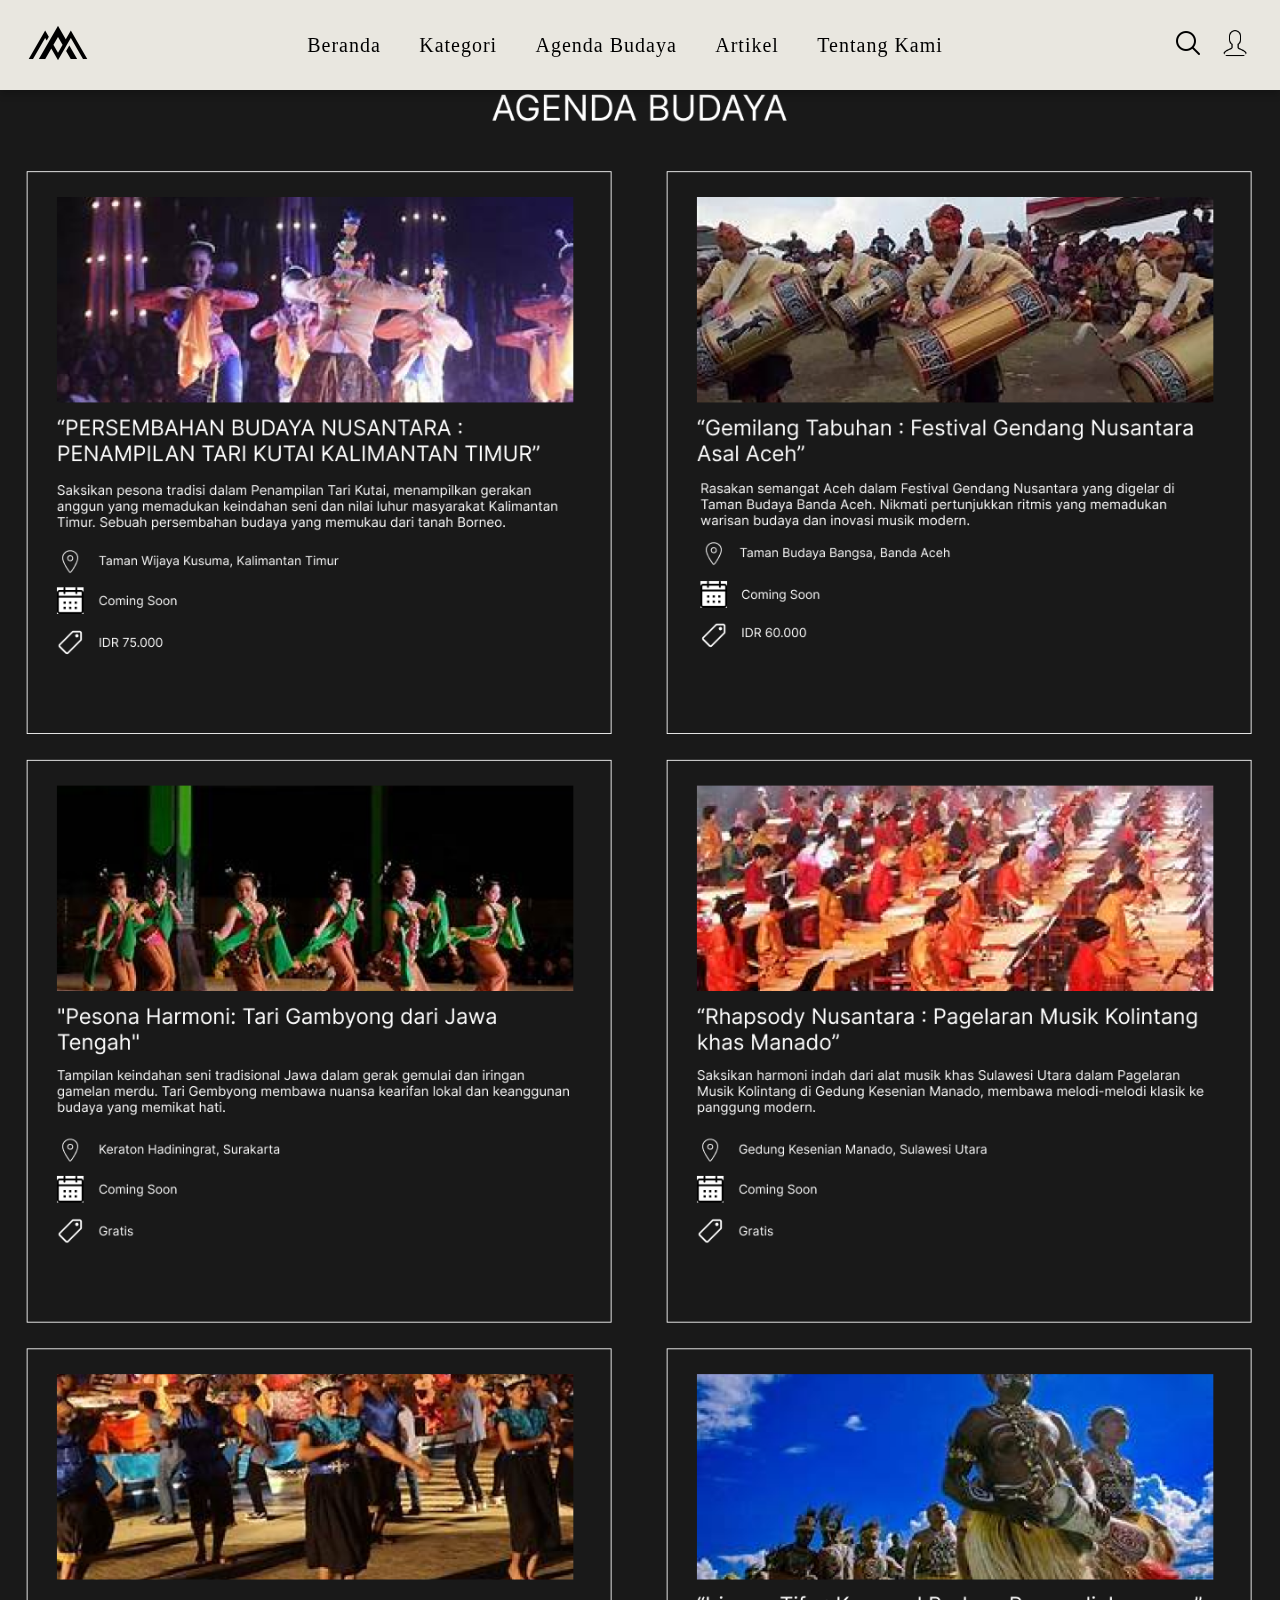
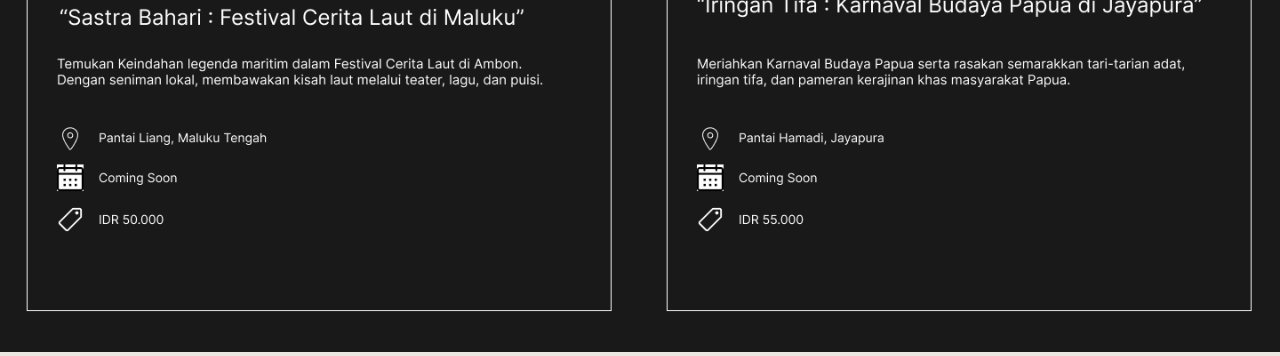
<file: isi-konten-website/source_code_tambahan/agenda-budaya.html>
<!DOCTYPE html>
<html lang="en">
<head>
    <meta charset="UTF-8">
    <meta name="viewport" content="width=device-width, initial-scale=1.0">
    <title>Aksara Suara Studio | Artikel </title>
    <link rel="stylesheet" href="artikel.css">
    <link rel="icon" href="../gambar/pngwing.com.png" type="image/png" sizes="16x16">

        <!-- Font 1 : "Roboto Serif"-->
    <link rel="preconnect" href="https://fonts.googleapis.com">
    <link rel="preconnect" href="https://fonts.gstatic.com" crossorigin>
    <link href="https://fonts.googleapis.com/css2?family=Roboto+Serif:ital,opsz,wght@0,8..144,100..900;1,8..144,100..900&display=swap" rel="stylesheet">

        <!-- Font 2 : "Nobile"-->
    <link rel="preconnect" href="https://fonts.googleapis.com">
    <link rel="preconnect" href="https://fonts.gstatic.com" crossorigin>
    <link href="https://fonts.googleapis.com/css2?family=Nobile:ital,wght@0,400;0,500;0,700;1,400;1,500;1,700&family=Roboto+Serif:ital,opsz,wght@0,8..144,100..900;1,8..144,100..900&display=swap" rel="stylesheet">

    <!-- Font 3 : "Open Sans" -->
    <link rel="preconnect" href="https://fonts.googleapis.com">
    <link rel="preconnect" href="https://fonts.gstatic.com" crossorigin>
    <link href="https://fonts.googleapis.com/css2?family=Nobile:ital,wght@0,400;0,500;0,700;1,400;1,500;1,700&family=Open+Sans:ital,wght@0,300..800;1,300..800&family=Roboto+Serif:ital,opsz,wght@0,8..144,100..900;1,8..144,100..900&display=swap" rel="stylesheet">

    <!-- Font 4 : "Playfair Display" -->
    <link rel="preconnect" href="https://fonts.googleapis.com">
    <link rel="preconnect" href="https://fonts.gstatic.com" crossorigin>
    <link href="https://fonts.googleapis.com/css2?family=Nobile:ital,wght@0,400;0,500;0,700;1,400;1,500;1,700&family=Open+Sans:ital,wght@0,300..800;1,300..800&family=Playfair+Display+SC:ital,wght@0,400;0,700;0,900;1,400;1,700;1,900&family=Roboto+Serif:ital,opsz,wght@0,8..144,100..900;1,8..144,100..900&display=swap" rel="stylesheet">

    <!-- Font 5 : "Poppins" -->
    <link rel="preconnect" href="https://fonts.googleapis.com">
    <link rel="preconnect" href="https://fonts.gstatic.com" crossorigin>
    <link href="https://fonts.googleapis.com/css2?family=Nobile:ital,wght@0,400;0,500;0,700;1,400;1,500;1,700&family=Open+Sans:ital,wght@0,300..800;1,300..800&family=Playfair+Display+SC:ital,wght@0,400;0,700;0,900;1,400;1,700;1,900&family=Poppins:ital,wght@0,100;0,200;0,300;0,400;0,500;0,600;0,700;0,800;0,900;1,100;1,200;1,300;1,400;1,500;1,600;1,700;1,800;1,900&family=Roboto+Serif:ital,opsz,wght@0,8..144,100..900;1,8..144,100..900&display=swap" rel="stylesheet">
</head>

<body>

       <!-- NAVBAR -->
       <nav class="navbar">
        <div class="logo">
            <a href="../../Aksara_Suara_Website.html"><img src="../gambar/pngwing.com.png" alt="Logo" sizes="16"></a>
        </div>
        
        <div class="hamburger" id="hamburger-menu">
            <a href="javascript:void(0);">&#9776;</a> <!-- Simbol hamburger -->
        </div>
    
        <ul class="categories" id="categories">
            <li><a href="../../Aksara_Suara_Website.html">Beranda</a></li>
            <li class="dropdown">
                <a href="#">Kategori</a>
                <ul class="dropdown-menu">
                    <li><a href="tiket-acara-kesenian.html">Tiket Acara Kesenian Nusantara</a></li>
                    <li><a href="pakaian-adat-tradisional.html">Pakaian Adat Tradisional</a></li>
                    <li><a href="isi-konten-website/source_code_tambahan/kerajinan-tangan.html">Kerajinan Tangan Tradisional</a></li>
                </ul>
            </li>
            <li><a href="agenda-budaya.html">Agenda Budaya</a></li>
            <li><a href="artikel.html">Artikel</a></li>
            <li><a href="tentang-kami.html">Tentang Kami</a></li>
        </ul>
    
        <div class="search-profile-container" id="search-profile-container">
            <div class="search-box" id="search-box">
                <input type="text" placeholder="Ketik...">
                <button type="submit"><b>Cari</b></button>
            </div>
            <div class="search-icon" id="search-icon">
                <img src="[data-uri]">
            </div>
            <div class="profile">
                <a href="sign_up.php">
                    <img src="[data-uri]">
                </a> 
            </div>
        </div>
    </nav>
    
    <!-- Menu Overlay -->
    <div class="menu-overlay" id="menu-overlay">
        <div class="overlay-content">
            <span class="closebtn" id="close-btn">&times;</span>
            <ul class="overlay-menu">
                <li><a href="/Coba baru/index.html">Beranda</a></li>
                <li class="dropdown">
                    <a href="#">Kategori</a>
                    <ul class="dropdown-menu">
                        <li><a href="tiket-acara-kesenian.html">Tiket Acara Kesenian Nusantara</a></li>
                        <li><a href="pakaian-adat-tradisional.html">Pakaian Adat Tradisional</a></li>
                        <li><a href="kerajinan-tangan.php">Kerajinan Tangan Tradisional</a></li>
                    </ul>
                </li>
                <li><a href="#">Agenda Budaya</a></li>
                <li><a href="artikel.html">Artikel</a></li>
                <li><a href="tentang-kami.html">Tentang Kami</a></li>
                <li>
                    <div class="search-box">
                        <input type="text" placeholder="Ketik...">
                        <button type="submit"><b>Cari</b></button>
                    </div>
                </li>
            </ul>
        </div>
    </div>

        <!-- HALAMAN BANNER -->
        <div class="halaman-pertama-agenda">

            <img src="../gambar/Keperluan-projek/agenda-budaya.png" >
    
        </div>


    <script href="artikel.js"></script>
</body>
</file>
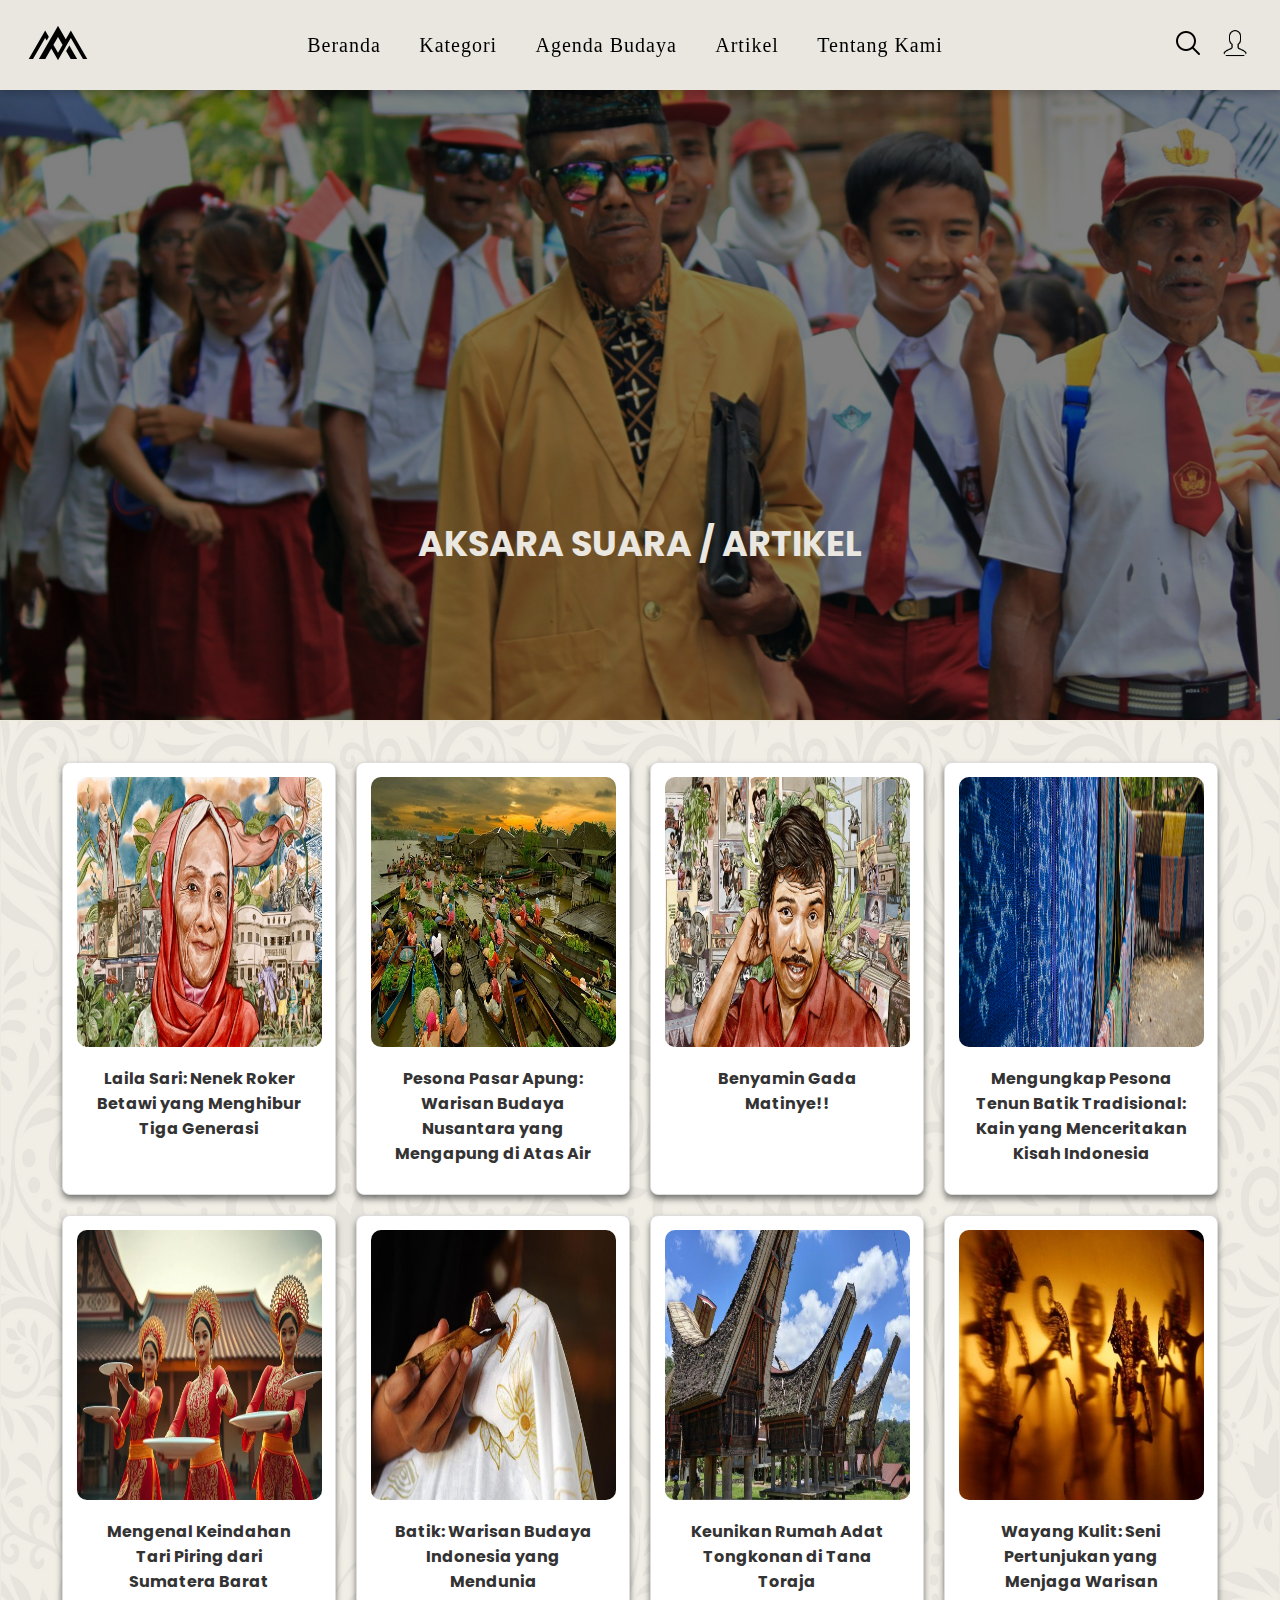
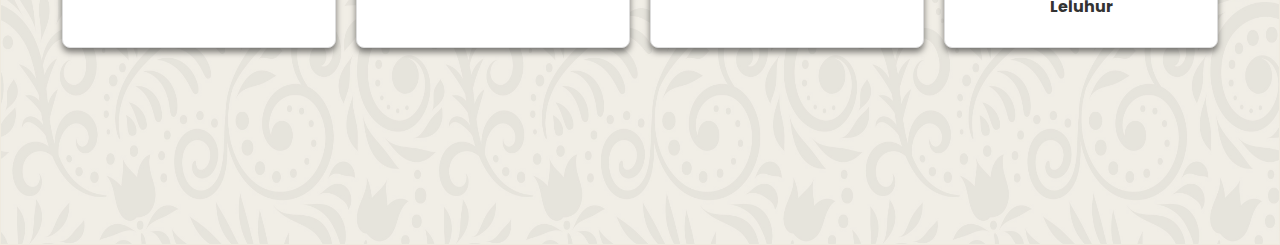
<file: isi-konten-website/source_code_tambahan/artikel.html>
<!DOCTYPE html>
<html lang="en">
<head>
    <meta charset="UTF-8">
    <meta name="viewport" content="width=device-width, initial-scale=1.0">
    <title>Aksara Suara Studio | Artikel </title>
    <link rel="stylesheet" href="artikel.css">
    <link rel="icon" href="../gambar/pngwing.com.png" type="image/png" sizes="16x16">

        <!-- Font 1 : "Roboto Serif"-->
    <link rel="preconnect" href="https://fonts.googleapis.com">
    <link rel="preconnect" href="https://fonts.gstatic.com" crossorigin>
    <link href="https://fonts.googleapis.com/css2?family=Roboto+Serif:ital,opsz,wght@0,8..144,100..900;1,8..144,100..900&display=swap" rel="stylesheet">

        <!-- Font 2 : "Nobile"-->
    <link rel="preconnect" href="https://fonts.googleapis.com">
    <link rel="preconnect" href="https://fonts.gstatic.com" crossorigin>
    <link href="https://fonts.googleapis.com/css2?family=Nobile:ital,wght@0,400;0,500;0,700;1,400;1,500;1,700&family=Roboto+Serif:ital,opsz,wght@0,8..144,100..900;1,8..144,100..900&display=swap" rel="stylesheet">

    <!-- Font 3 : "Open Sans" -->
    <link rel="preconnect" href="https://fonts.googleapis.com">
    <link rel="preconnect" href="https://fonts.gstatic.com" crossorigin>
    <link href="https://fonts.googleapis.com/css2?family=Nobile:ital,wght@0,400;0,500;0,700;1,400;1,500;1,700&family=Open+Sans:ital,wght@0,300..800;1,300..800&family=Roboto+Serif:ital,opsz,wght@0,8..144,100..900;1,8..144,100..900&display=swap" rel="stylesheet">

    <!-- Font 4 : "Playfair Display" -->
    <link rel="preconnect" href="https://fonts.googleapis.com">
    <link rel="preconnect" href="https://fonts.gstatic.com" crossorigin>
    <link href="https://fonts.googleapis.com/css2?family=Nobile:ital,wght@0,400;0,500;0,700;1,400;1,500;1,700&family=Open+Sans:ital,wght@0,300..800;1,300..800&family=Playfair+Display+SC:ital,wght@0,400;0,700;0,900;1,400;1,700;1,900&family=Roboto+Serif:ital,opsz,wght@0,8..144,100..900;1,8..144,100..900&display=swap" rel="stylesheet">

    <!-- Font 5 : "Poppins" -->
    <link rel="preconnect" href="https://fonts.googleapis.com">
    <link rel="preconnect" href="https://fonts.gstatic.com" crossorigin>
    <link href="https://fonts.googleapis.com/css2?family=Nobile:ital,wght@0,400;0,500;0,700;1,400;1,500;1,700&family=Open+Sans:ital,wght@0,300..800;1,300..800&family=Playfair+Display+SC:ital,wght@0,400;0,700;0,900;1,400;1,700;1,900&family=Poppins:ital,wght@0,100;0,200;0,300;0,400;0,500;0,600;0,700;0,800;0,900;1,100;1,200;1,300;1,400;1,500;1,600;1,700;1,800;1,900&family=Roboto+Serif:ital,opsz,wght@0,8..144,100..900;1,8..144,100..900&display=swap" rel="stylesheet">
</head>

<body>
    
    <!-- NAVBAR -->
    <nav class="navbar">
        <div class="logo">
            <a href="../../Aksara_Suara_Website.html"><img src="../gambar/pngwing.com.png" alt="Logo"></a>
        </div>
        
        <div class="hamburger" id="hamburger-menu">
            <a href="javascript:void(0);">&#9776;</a> <!-- Simbol hamburger -->
        </div>
    
        <ul class="categories" id="categories">
            <li><a href="../../Aksara_Suara_Website.html">Beranda</a></li>
            <li class="dropdown">
                <a href="#">Kategori</a>
                <ul class="dropdown-menu">
                    <li><a href="tiket-acara-kesenian.html">Tiket Acara Kesenian Nusantara</a></li>
                    <li><a href="pakaian-adat-tradisional.html">Pakaian Adat Tradisional</a></li>
                    <li><a href="isi-konten-website/source_code_tambahan/kerajinan-tangan.html">Kerajinan Tangan Tradisional</a></li>
                </ul>
            </li>
            <li><a href="agenda-budaya.html">Agenda Budaya</a></li>
            <li><a href="artikel.html">Artikel</a></li>
            <li><a href="tentang-kami.html">Tentang Kami</a></li>
        </ul>
    
        <div class="search-profile-container" id="search-profile-container">
            <div class="search-box" id="search-box">
                <input type="text" placeholder="Ketik...">
                <button type="submit"><b>Cari</b></button>
            </div>
            <div class="search-icon" id="search-icon">
                <img src="[data-uri]">
            </div>
            <div class="profile">
                <a href="sign_up.php">
                    <img src="[data-uri]">
                </a> 
            </div>
        </div>
    </nav>
    
    <!-- Menu Overlay -->
    <div class="menu-overlay" id="menu-overlay">
        <div class="overlay-content">
            <span class="closebtn" id="close-btn">&times;</span>
            <ul class="overlay-menu">
                <li><a href="/Coba baru/index.html">Beranda</a></li>
                <li class="dropdown">
                    <a href="#">Kategori</a>
                    <ul class="dropdown-menu">
                        <li><a href="tiket-acara-kesenian.html">Tiket Acara Kesenian Nusantara</a></li>
                        <li><a href="pakaian-adat-tradisional.html">Pakaian Adat Tradisional</a></li>
                        <li><a href="#">Kerajinan Tangan Tradisional</a></li>
                    </ul>
                </li>
                <li><a href="#">Agenda Budaya</a></li>
                <li><a href="artikel.html">Artikel</a></li>
                <li><a href="tentang-kami.html">Tentang Kami</a></li>
                <li>
                    <div class="search-box">
                        <input type="text" placeholder="Ketik...">
                        <button type="submit"><b>Cari</b></button>
                    </div>
                </li>
            </ul>
        </div>
    </div>

    <!-- HALAMAN BANNER -->
    <div class="halaman-pertama">

        <img src="../gambar/Keperluan-projek/ARTIKEL/banner-artikel.jpg">

        <h1>AKSARA SUARA / ARTIKEL</h1>
    </div>


    <div class="menu-artikel">
        <img src="../gambar/Keperluan-projek/bg-batik-2.jpg" class="bg">


        <div class="article-grid">
            <div class="article">
                <img src="../gambar/Keperluan-projek/Laila-Sari.jpeg" alt="Gambar Artikel 1">
                <div class="article-title">Laila Sari: Nenek Roker Betawi yang Menghibur Tiga Generasi</div>
            </div>
            <div class="article">
                <img src="../gambar/Keperluan-projek/pasar-apung.jpeg" alt="Gambar Artikel 2">
                <div class="article-title">Pesona Pasar Apung: Warisan Budaya Nusantara yang Mengapung di Atas Air</div>
            </div>
            <div class="article">
                <img src="../gambar/Keperluan-projek/Benyamin-Sueb.jpeg" alt="Gambar Artikel 3">
                <div class="article-title">Benyamin Gada Matinye!!</div>
            </div>
            <div class="article">
                <img src="../gambar/Keperluan-projek/tenun.jpg" alt="Gambar Artikel 4">
                <div class="article-title">Mengungkap Pesona Tenun Batik Tradisional: Kain yang Menceritakan Kisah Indonesia</div>
            </div>
            <div class="article">
                <img src="../gambar/Keperluan-projek/tari piring.webp" alt="Gambar Artikel 5">
                <div class="article-title">Mengenal Keindahan Tari Piring dari Sumatera Barat</div>
            </div>
            <div class="article">
                <img src="../gambar/Keperluan-projek/membatik.jpg" alt="Gambar Artikel 6">
                <div class="article-title">Batik: Warisan Budaya Indonesia yang Mendunia</div>
            </div>
            <div class="article">
                <img src="../gambar/Keperluan-projek/tongkonan.jpg" alt="Gambar Artikel 7">
                <div class="article-title">Keunikan Rumah Adat Tongkonan di Tana Toraja</div>
            </div>
            <div class="article">
                <img src="../gambar/Keperluan-projek/wayang-kulit.jpeg" alt="Gambar Artikel 8">
                <div class="article-title">Wayang Kulit: Seni Pertunjukan yang Menjaga Warisan Leluhur</div>
            </div>
        </div>

    </div>

    <script src="artikel.js"></script>
</body>
</html>
</file>
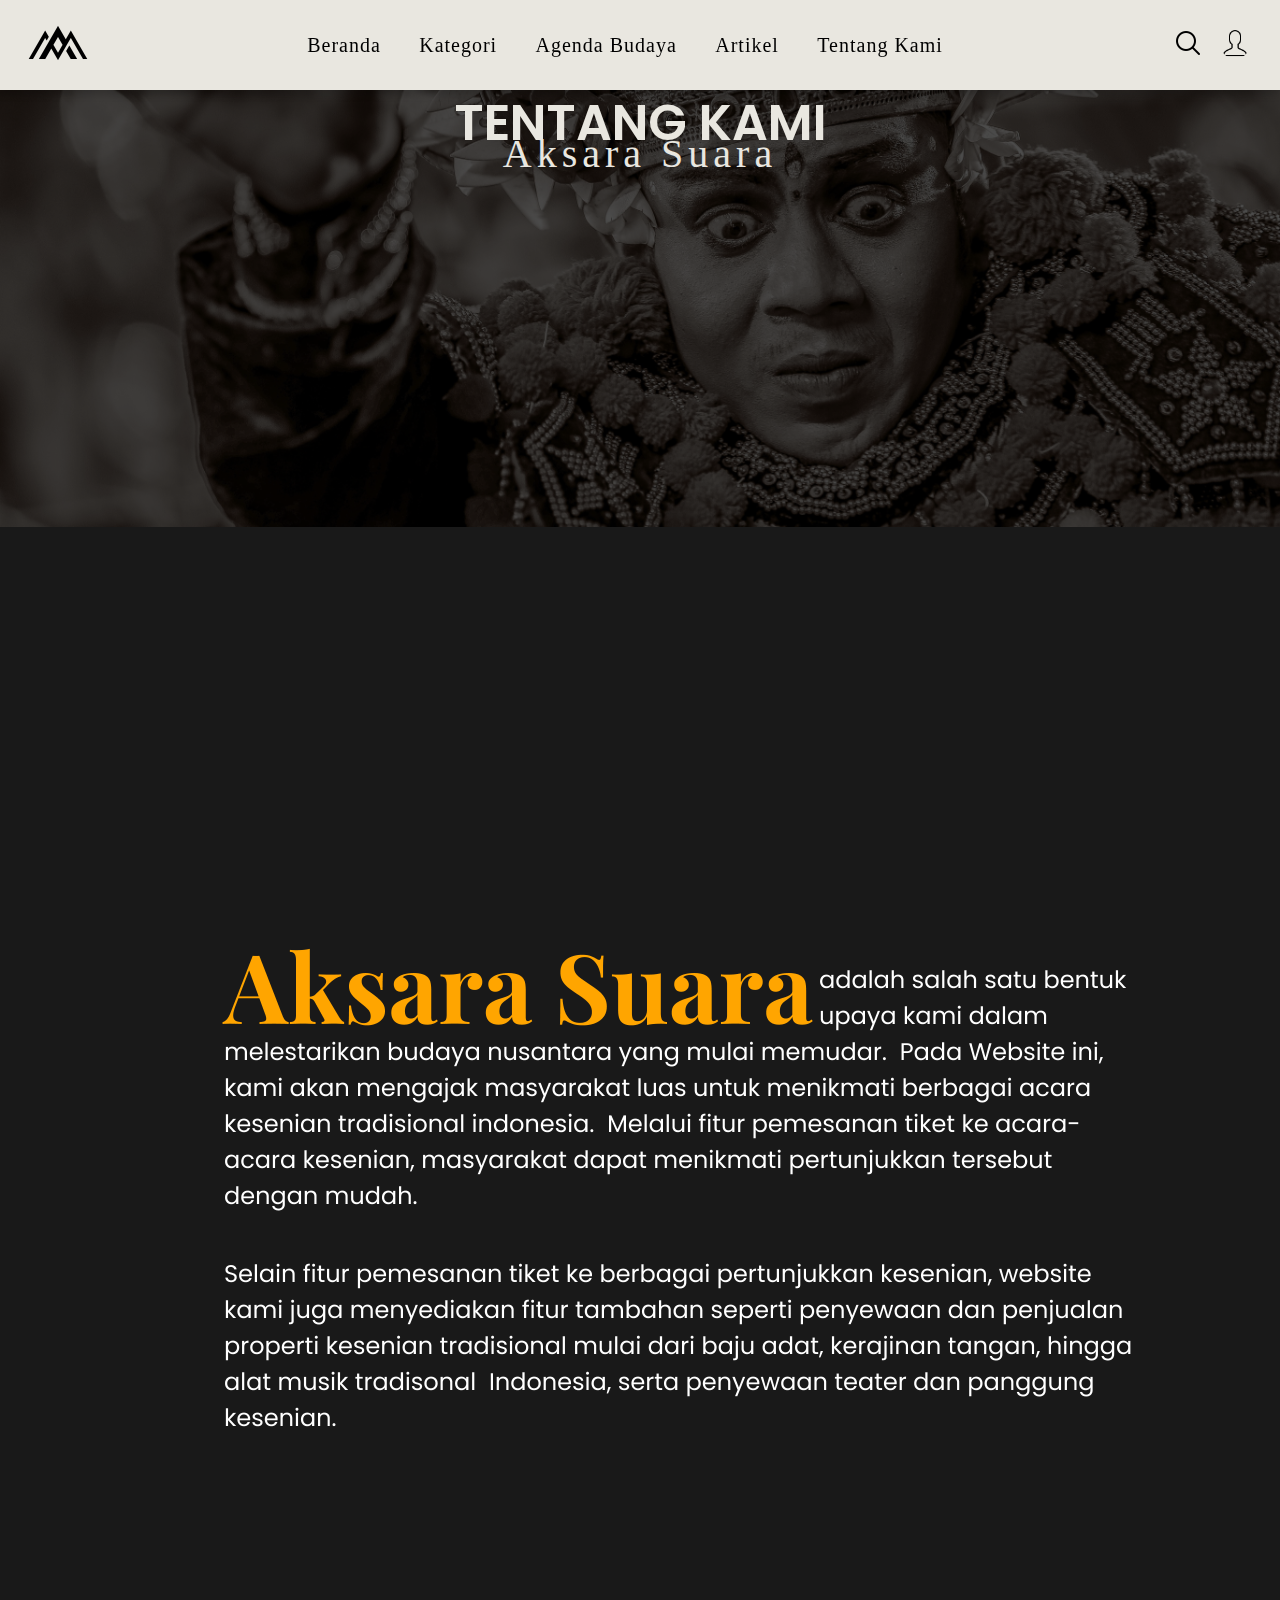
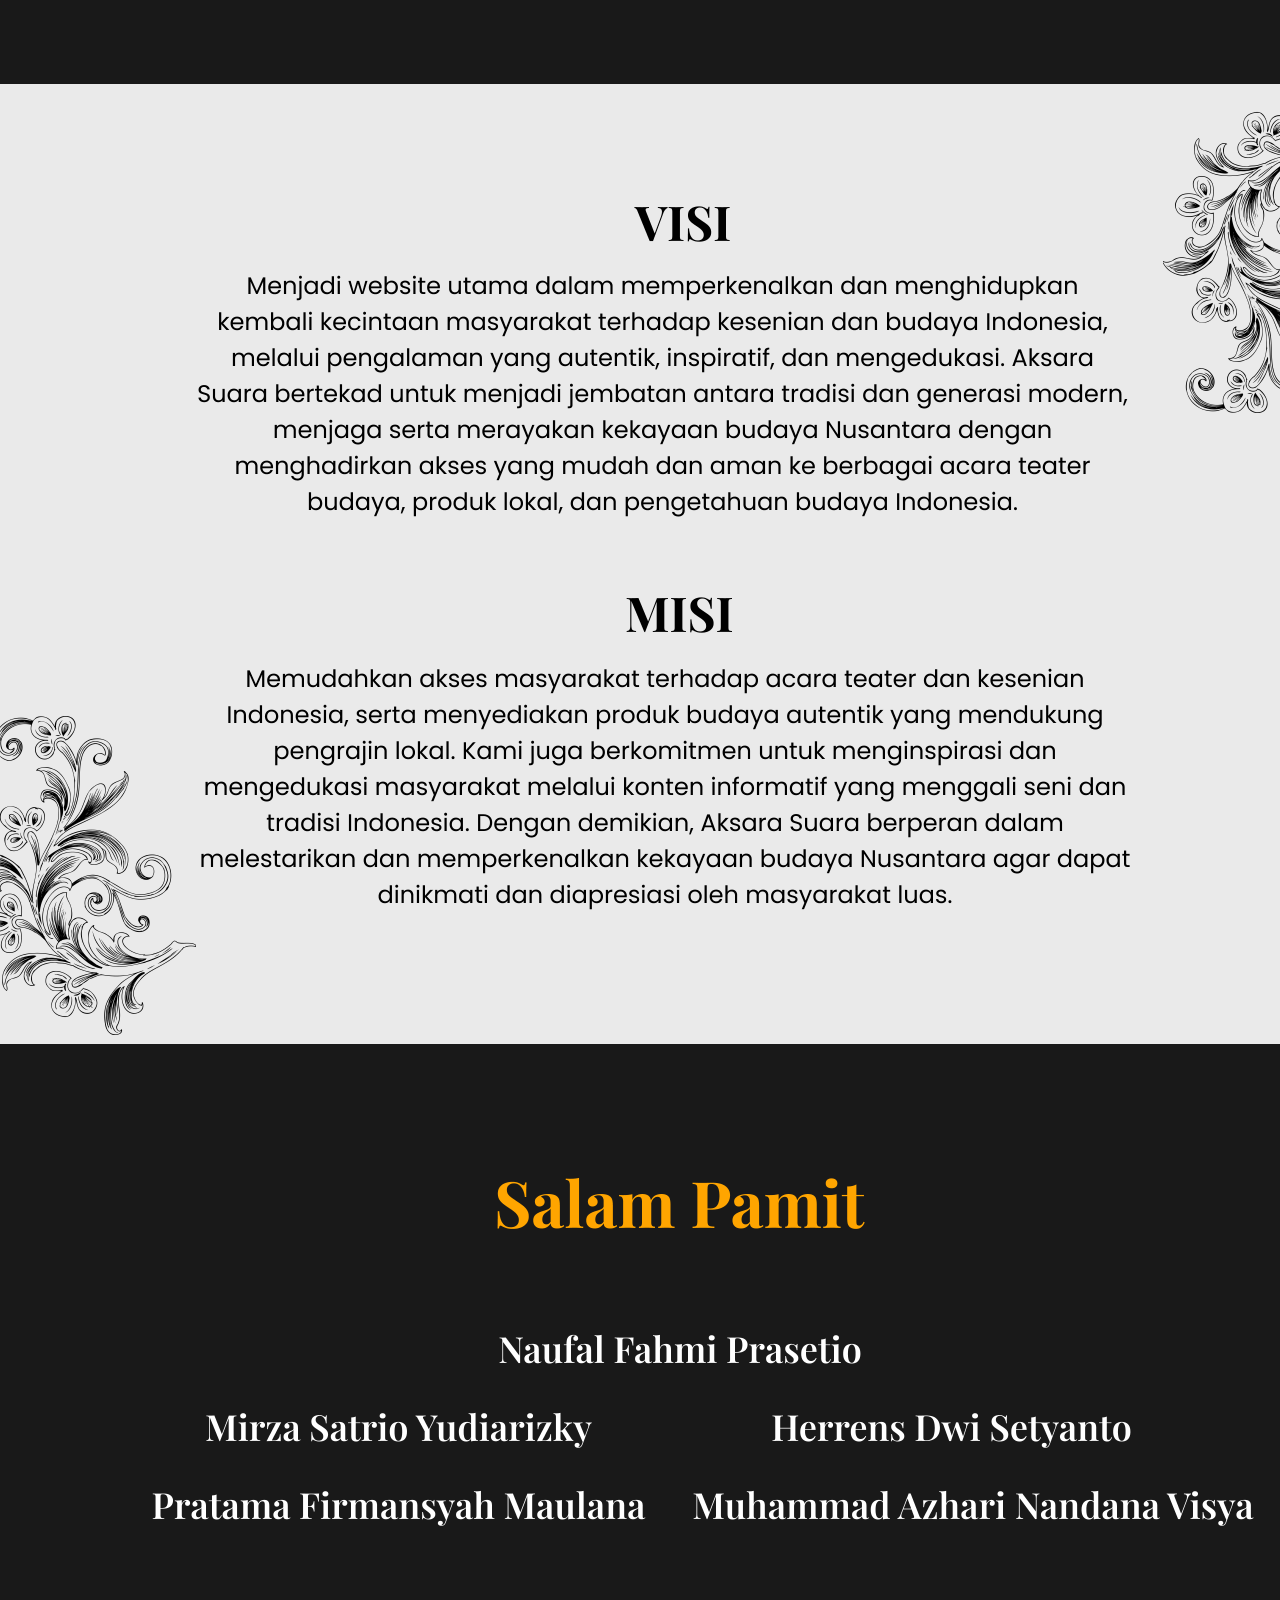
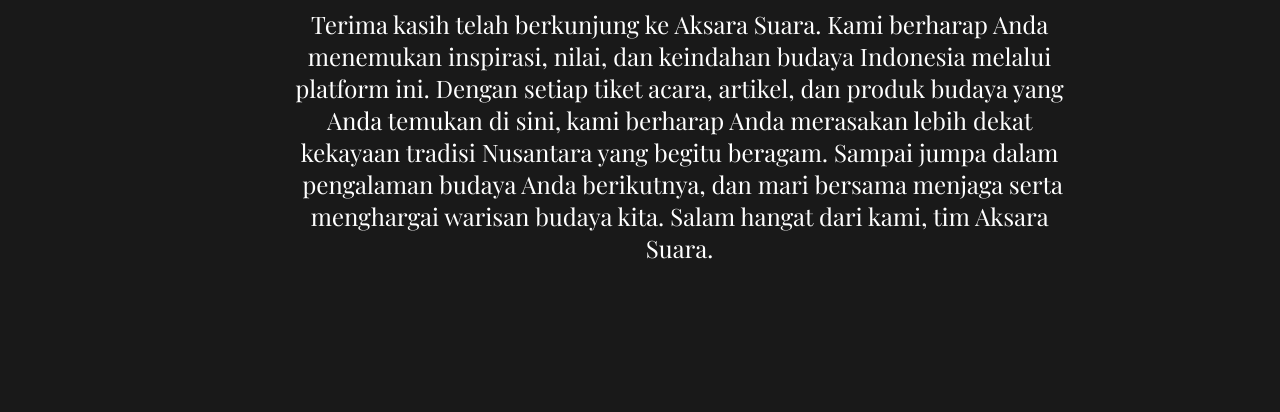
<file: isi-konten-website/source_code_tambahan/tentang-kami.html>
<!DOCTYPE html>
<html lang="en">
  <head>
    <meta charset="UTF-8" />
    <meta name="viewport" content="width=device-width, initial-scale=1.0" />
    <title>Aksara Suara Studio | Tentang Kami</title>
    <link rel="stylesheet" href="tentang-kami.css" />
    <link
      rel="icon"
      href="../gambar/pngwing.com.png"
      type="image/png"
      sizes="16x16"
    />

    <!-- Font 1 : "Roboto Serif"-->
    <link rel="preconnect" href="https://fonts.googleapis.com" />
    <link rel="preconnect" href="https://fonts.gstatic.com" crossorigin />
    <link
      href="https://fonts.googleapis.com/css2?family=Roboto+Serif:ital,opsz,wght@0,8..144,100..900;1,8..144,100..900&display=swap"
      rel="stylesheet"
    />

    <!-- Font 2 : "Nobile"-->
    <link rel="preconnect" href="https://fonts.googleapis.com" />
    <link rel="preconnect" href="https://fonts.gstatic.com" crossorigin />
    <link
      href="https://fonts.googleapis.com/css2?family=Nobile:ital,wght@0,400;0,500;0,700;1,400;1,500;1,700&family=Roboto+Serif:ital,opsz,wght@0,8..144,100..900;1,8..144,100..900&display=swap"
      rel="stylesheet"
    />

    <!-- Font 3 : "Open Sans" -->
    <link rel="preconnect" href="https://fonts.googleapis.com" />
    <link rel="preconnect" href="https://fonts.gstatic.com" crossorigin />
    <link
      href="https://fonts.googleapis.com/css2?family=Nobile:ital,wght@0,400;0,500;0,700;1,400;1,500;1,700&family=Open+Sans:ital,wght@0,300..800;1,300..800&family=Roboto+Serif:ital,opsz,wght@0,8..144,100..900;1,8..144,100..900&display=swap"
      rel="stylesheet"
    />

    <!-- Font 4 : "Playfair Display" -->
    <link rel="preconnect" href="https://fonts.googleapis.com" />
    <link rel="preconnect" href="https://fonts.gstatic.com" crossorigin />
    <link
      href="https://fonts.googleapis.com/css2?family=Nobile:ital,wght@0,400;0,500;0,700;1,400;1,500;1,700&family=Open+Sans:ital,wght@0,300..800;1,300..800&family=Playfair+Display+SC:ital,wght@0,400;0,700;0,900;1,400;1,700;1,900&family=Roboto+Serif:ital,opsz,wght@0,8..144,100..900;1,8..144,100..900&display=swap"
      rel="stylesheet"
    />

    <!-- Font 5 : "Poppins" -->
    <link rel="preconnect" href="https://fonts.googleapis.com" />
    <link rel="preconnect" href="https://fonts.gstatic.com" crossorigin />
    <link
      href="https://fonts.googleapis.com/css2?family=Nobile:ital,wght@0,400;0,500;0,700;1,400;1,500;1,700&family=Open+Sans:ital,wght@0,300..800;1,300..800&family=Playfair+Display+SC:ital,wght@0,400;0,700;0,900;1,400;1,700;1,900&family=Poppins:ital,wght@0,100;0,200;0,300;0,400;0,500;0,600;0,700;0,800;0,900;1,100;1,200;1,300;1,400;1,500;1,600;1,700;1,800;1,900&family=Roboto+Serif:ital,opsz,wght@0,8..144,100..900;1,8..144,100..900&display=swap"
      rel="stylesheet"
    />
  </head>
  <body>
    
    <nav class="navbar">
      <div class="logo">
        <a href="../../Aksara_Suara_Website.html"
          ><img src="../gambar/pngwing.com.png" alt="Logo"
        /></a>
      </div>

      <div class="hamburger" id="hamburger-menu">
        <a href="javascript:void(0);">&#9776;</a>
        <!-- Simbol hamburger -->
      </div>

      <ul class="categories" id="categories">
        <li><a href="../../Aksara_Suara_Website.html">Beranda</a></li>
        <li class="dropdown">
          <a href="#">Kategori</a>
          <ul class="dropdown-menu">
            <li><a href="tiket-acara-kesenian.html">Tiket Acara Kesenian Nusantara</a></li>
            <li>
              <a href="pakaian-adat-tradisional.html">Pakaian Adat Tradisional</a>
            </li>
            <li><a href="isi-konten-website/source_code_tambahan/kerajinan-tangan.html">Kerajinan Tangan Tradisional</a></li>
          </ul>
        </li>
        <li><a href="agenda-budaya.html">Agenda Budaya</a></li>
        <li><a href="artikel.html">Artikel</a></li>
        <li><a href="tentang-kami.html">Tentang Kami</a></li>
      </ul>

      <div class="search-profile-container" id="search-profile-container">
        <div class="search-box" id="search-box">
          <input type="text" placeholder="Ketik..." />
          <button type="submit"><b>Cari</b></button>
        </div>
        <div class="search-icon" id="search-icon">
          <img
            src="[data-uri]"
          />
        </div>
        <div class="profile">
          <a href="sign_up.php">
            <img
              src="[data-uri]"
            />
          </a>
        </div>
      </div>
    </nav>

    <!-- Menu Overlay -->
    <div class="menu-overlay" id="menu-overlay">
      <div class="overlay-content">
        <span class="closebtn" id="close-btn">&times;</span>
        <ul class="overlay-menu">
          <li><a href="../../Aksara_Suara_Website.html">Beranda</a></li>
          <li class="dropdown">
            <a href="#">Kategori</a>
            <ul class="dropdown-menu">
              <li><a href="tiket-acara-kesenian.html">Tiket Acara Kesenian Nusantara</a></li>
              <li>
                <a href="/pakaian-adat-tradisional.html"
                  >Pakaian Adat Tradisional</a
                >
              </li>
              <li><a href="isi-konten-website/source_code_tambahan/kerajinan-tangan.html">Kerajinan Tangan Tradisional</a></li>
            </ul>
          </li>
          <li><a href="#">Agenda Budaya</a></li>
          <li><a href="artikel.html">Artikel</a></li>
          <li><a href="tentang-kami.html" target="_blank">Tentang Kami</a></li>
          <li>
            <div class="search-box">
              <input type="text" placeholder="Ketik..." />
              <button type="submit"><b>Cari</b></button>
            </div>
          </li>
        </ul>
      </div>
    </div>

    <div class="halaman-pertama">
      <img src="../gambar/Keperluan-projek/bg-tentang-kami.jpg" />

      <p class="judul">TENTANG KAMI</p>

      <p class="aksara">Aksara Suara</p>
    </div>

    <img src="../gambar/Keperluan-projek/image 1.png">
    <img src="../gambar/Keperluan-projek/image 2.png">
    <img src="../gambar/Keperluan-projek/image 3.png">

    <script src="script.js"></script>
  </body>
</html>
</file>
<file: isi-konten-website/source_code_tambahan/artikel.css>
/* NAVBAR */

* {
    margin: 0;
    padding: 0;
    box-sizing: border-box;
  }

body {
    background-color: #e9e7e0;
    height: auto;
    overflow-x: hidden; /* Sembunyikan scroll horizontal */
    margin: 0; /* Hapus margin default */
    padding: 0; /* Hapus padding default */
  }


/* NAVBAR */
.navbar {
  display: flex;
  justify-content: space-between;
  align-items: center;
  padding: 1vh 2vw;
  font-weight: 500;
  position: fixed;
  z-index: 10;
  top: 0;
  transition: background-color 0.3s ease, box-shadow 0.3s ease; /* Transition for shadow */

  width: 100vw; /* Full width sesuai lebar layar */
  height: 10vh; /* 10% tinggi layar */
  background-color: transparent;
}

/* Navbar default */
.navbar {
  background-color: transparent; /* Warna asli navbar */
  transition: transform 0.3s ease, background-color 0.3s ease; /* Transisi untuk efek slide dan perubahan warna */
  position: fixed; /* Navbar tetap di posisi tetap */
  width: 100%; /* Lebar penuh */
  top: 0; /* Posisi di atas */
  z-index: 1000; /* Pastikan navbar berada di atas konten lain */
}

/* CSS untuk navbar saat digulir ke bawah */
.navbar.hide {
  transform: translateY(-100%); /* Geser navbar ke atas keluar dari tampilan */
  background-color: transparent; /* Transparan saat menghilang */
}

/* CSS untuk navbar saat digulir ke atas */
.navbar.show {
  transform: translateY(0); /* Kembalikan navbar ke posisi semula */
  background-color: #e9e7e0; /* Warna latar belakang saat navbar muncul kembali */
  height: 10vh;
}

/* Navbar saat muncul kembali setelah scroll ke atas */
.navbar.show .search-box {
  border-color: white; /* Border berwarna putih */
}

/* Warna placeholder 'ketik' saat navbar muncul kembali setelah scroll ke atas */
.navbar.show .search-box input::placeholder {
  color: black; /* Placeholder berwarna hitam */
}

/* CSS untuk konten di dalam navbar saat muncul kembali */
.navbar.show .categories a,
.navbar.show .search-box input,
.navbar.show .search-box button,
.navbar.show .profile a img {
  color: black; /* Warna teks dan ikon menjadi hitam */
}

/* kata 'ketik akan berwarna putih */
.navbar.show .search-box input::placeholder {
  color: white; /* Placeholder berwarna putih */
}

/* CSS untuk efek inversi pada elemen saat navbar muncul kembali */
.navbar.show .logo img,
.navbar.show .search-icon img,
.navbar.show .profile img {
  filter: invert(0); /* Inversi warna pada logo dan ikon */
}

/* Gaya saat halaman di-scroll */
.navbar.scrolled {
  background-color: #e9e7e0; /* Navbar berubah menjadi putih */
  box-shadow: 0 4px 8px rgba(0, 0, 0, 0.2); 
  height: 50px;   /*Yang ini ga perlu diubah */
  transition: 0.5s;
}

/* Ubah warna teks saat navbar berwarna putih */
.navbar.scrolled .categories li a {
  color: black; /* Ubah teks navbar menjadi hitam */
}

.navbar.scrolled .logo img,
.navbar.scrolled .search-icon img,
.navbar.scrolled .profile img {
  filter: invert(0); /* Ubah logo dan ikon menjadi warna asli (hitam) kalo navbar muncul*/
}

.navbar.scrolled .search-box button {
  color: black;
}
.navbar:hover {
  background-color: #e9e7e0;
  box-shadow: 0 4px 8px rgba(0, 0, 0, 0.2); /* Shadow effect pas nge hover */
}

/* Navbar saat berada di ujung atas halaman */
.navbar.at-top {
  background-color: transparent; /* Warna latar belakang transparan */
  color: white; /* Warna teks putih */
}

.navbar.at-top .categories a,
.navbar.at-top .search-box input,
.navbar.at-top .search-box button,
.navbar.at-top .profile a img {
  color: white; /* Warna teks dan ikon putih */
}

.navbar.at-top .logo img,
.navbar.at-top .search-icon img,
.navbar.at-top .profile img {
  filter: invert(1); /* Inversi warna pada logo dan ikon */
}

/* Hover effect saat navbar berada di ujung atas */
.navbar.at-top:hover {
  background-color: #e9e7e0; /* Warna latar belakang saat hover */
  box-shadow: 0 4px 8px rgba(0, 0, 0, 0.2); /* Bayangan saat hover */
}

.logo img {
  width: 5vw;
  filter: invert(1); /* Initial inverted color (white) */
  transition: filter 0.3s ease;
}

/* Change logo color to normal (black) when hovering over the navbar */
.navbar:hover .logo img {
  filter: invert(0); /* Normal color (black) on navbar hover */
}

.categories {
  list-style: none;
  display: flex;
  font-family: "Fairplay";
  letter-spacing: 1px;
}


.categories a {
  color: #e9e7e0;
  text-decoration: none;
}


.categories li {
  margin: 0 1.5vw;
}

/* Add a border-bottom on hover for navbar links */
/* Style for navbar links */
.categories li a {
  color: white;
  text-decoration: none;
  font-size: 20px; /* Ukuran font yang diperbesar (2x dari 16px) */
  position: relative; /* Required for positioning the pseudo-element */
  transition: color 0.3s ease; /* Smooth transition for color change */
}

/* Underline effect */
.categories li a::after {
  content: "";
  display: block;
  position: absolute;
  left: 0;
  bottom: -5px; /* Adjust based on your design */
  width: 100%;
  height: 0.3vh; /* Thickness of the underline */
  background-color:#191919; /* Color of the underline */
  transform: scaleX(0); /* Initially hide the underline */
  transform-origin: bottom right;
  transition: transform 0.3s ease; /* Smooth transition for underline appearance */
}

/* Change text color and show underline on hover */
.categories li a:hover {
  color: black; /* Change text color on hover */
}

.categories li a:hover::after {
  transform: scaleX(1); /* Show the underline on hover */
  transform-origin: bottom left;
}

.navbar:hover .categories li a {
  color: black;
}

.search-profile-container {
  display: flex;
  align-items: center;
  position: relative;
}

.search-box {
  display: none;
  align-items: center;
  position: absolute;
  right: 100px; /* Adjust to position search box correctly */
  top: 0.9vh;
  background-color: transparent; /* Background color remains transparent */
  padding: 0vh;

  border-radius: 20px;
  z-index: 10;
  flex-direction: row-reverse;

  border: 2px solid white; /* Border default berwarna putih */
  transition: border-color 0.3s ease; /* Transisi perubahan warna border */
}

.search-box input {
  padding: 0.5vw;
  font-size: 16px;
  border: none;
  background-color: transparent;
  color: white;
  border-radius: 3px;
  margin-right: 1vw;
  width: 10vw;  /*Buat ngatur lebar kotak inputan*/
  transition: width 0.3s ease; /* Transisi halus */
  outline: none;
}

/* Warna default 'ketik' putih */
.search-box input::placeholder {
  color: white; /* Warna placeholder 'ketik' menjadi putih */
  opacity: 0.7; /* Pastikan opacity diatur ke 1 agar terlihat jelas */
}

/* CSS untuk placeholder saat navbar di-scroll */
.navbar.scrolled .search-box input::placeholder {
  color: black; /* Placeholder berwarna hitam saat navbar di-scroll */
}

/* Saat navbar di-hover, ubah warna 'ketik' menjadi hitam */
.navbar:hover .search-box input::placeholder {
  color: black; /* Ubah placeholder 'ketik' menjadi hitam */
}

/* CSS untuk navbar saat di-scroll */
.navbar.scrolled .search-box {
  border-color: black; /* Border berwarna hitam saat navbar di-scroll */
}

/* CSS saat navbar muncul kembali setelah scroll ke atas, namun belum mencapai ujung atas */
.navbar.show:not(.at-top) .search-box {
  border-color: black; /* Ubah warna border menjadi hitam */
}

.navbar.show:not(.at-top) .search-box input::placeholder {
  color: black; /* Ubah warna placeholder 'ketik' menjadi hitam */
}

.navbar.show:not(.at-top) .search-box input {
  color: black; /* Ubah warna teks input menjadi hitam */
}

.search-box button {
  padding: 0.5vh 1vw;
  background-color: transparent;
  color: white;

  border-radius: 3px;
  cursor: pointer;
  transition: background-color 0.3s ease, color 0.3s ease;
}

.search-box input:hover,
.search-box button:hover {
  background-color: transparent;
  color: white;
  border-radius: 10px;
  font-weight: 500;
}

.search-box.active {
  background-color: transparent; /* Warna latar belakang menjadi transparan */
  border: 1px solid black; /* Border tetap putih untuk kontras */
}

/* Warna font default saat aktif */
.search-box.active input {
  color: white; /* Warna font menjadi putih */
  font-size: 20px; /* Perbesar ukuran font */
}

.search-box.active button {
  color: white; /* Warna teks tombol menjadi putih */
  border: none; /* Hilangkan border pada tombol */
  background-color: transparent; /* Warna latar belakang tombol menjadi transparan */
  font-size: 16px; /* Perbesar ukuran font pada tombol jika perlu */
}

/* Warna font saat hover navbar */
.navbar:hover .search-box.active input,
.navbar:hover .search-box.active button {
  color: black; /* Ubah warna font menjadi hitam saat hover navbar */
}

/* Change border color when navbar is hovered */
.navbar:hover .search-box {
  border-color: black; /* Border color when navbar is hovered */
}

.search-box:not(:hover) {
  border-color: white; /* Default border color when not hovering */
}

.search-icon {
  cursor: pointer;
  margin-left: 1vw;
  position: relative; /* Ensure it is positioned relative to its container */
}

.magnifier {
  width: 1vw;
}

.profile img {
  width: 3vw;
  border-radius: 50%;
}

.profile {
  margin-left: 1vw;
  transform: scale(0.8);
}

.search-icon img,
.profile img {
  filter: invert(1); /* Setel ikon menjadi putih */
  transition: filter 0.3s ease; /* Transisi warna yang halus */
}

/* Kembalikan warna ikon ke normal saat navbar di-hover */
.navbar:hover .search-icon img,
.navbar:hover .profile img {
  filter: invert(0); /* Kembalikan warna ikon ke aslinya */
}

/* Style untuk dropdown */
.dropdown {
  position: relative;
}

.dropdown-menu {
  display: none; /* Sembunyikan menu secara default */
  position: absolute;
  top: 120%; /* Tempatkan di bawah kategori */
  left: 0;
  background-color: white; /* Warna background menu */
  box-shadow: 0 8px 16px rgba(0, 0, 0, 0.2); /* Tambahkan bayangan */
  z-index: 1000; /* Pastikan menu muncul di depan elemen lainnya */
  list-style: none;
  padding: 1vh 0vw;
  min-width: 20vw; /* Minimum lebar menu */
  border-radius: 5px;
  width: auto; /* Lebar menyesuaikan konten */
  white-space: nowrap; /* Mencegah teks membungkus ke baris berikutnya */
}

.dropdown-menu li {
  padding: 1vh 1vw;
}

.dropdown-menu li a {
  color: black;
  text-decoration: none;
  display: block;
  transition: background-color 0.3s ease;
  margin: 0.6vh 0;
}

/* Efek hover pada setiap item dropdown */
.dropdown-menu li:hover a {
  border-radius: 5px;
}

/* Tampilkan dropdown saat di-hover */
.dropdown:hover .dropdown-menu {
  display: block; /* Tampilkan menu dropdown */
}

/* Style saat navbar di-hover */
.navbar:hover .dropdown-menu li a {
  color: black;
}




/* HAMBURGER MENU  DAN KEPERLUANNYA */

/* Hamburger menu */
.hamburger {
  display: none;
  font-size: 24px;
  cursor: pointer;
}

/* Hide categories and search-profile-container on small screens */
#categories,
#search-profile-container {
  display: flex; /* Tampilkan flex secara default */
}


.navbar .hamburger a {
  color: white;
  text-decoration-line: none ;
}

.navbar:hover .hamburger a {
  color: black; /* Ubah warna hamburger menu menjadi hitam saat navbar di-hover */
}

.navbar:hover .hamburger a {
  color: black; /* Ubah warna hamburger menu menjadi hitam saat navbar di-hover */
}



/* Menu Overlay Styles */
.menu-overlay {
  display: none; /* Sembunyikan overlay secara default */
  position: fixed;
  top: 0;
  left: 0;
  width: 100%;
  height: 50vh;
  background-color: rgba(223, 223, 223, 0.99); /* Latar belakang gelap */
  z-index: 1000; /* Pastikan overlay berada di atas konten lain */
  
}

.overlay-content {
  position: absolute;
  top: 30%;
  left: 15%;
  transform: translate(-50%, -50%);
  text-align: left;
}

.overlay-menu {
  list-style: none;
  padding: 0;
}

.overlay-menu li {
  margin: 10px 0;
}

.overlay-menu a {
  color: black; /* Warna teks di overlay */
  text-decoration: none;
  font-size: 20px;
}

/* Close Button */
.closebtn {
  color: black; /* Warna close button */
  font-size: 36px;
  cursor: pointer;
  position: absolute ;
  top: 0vh;
  right: -67vw;

 
}




/* HALAMAN BANNER */
  .halaman-pertama {
    width: 100%;
    height: 80vh;
    text-align: center;
    position: relative;
    display: inline-block;
}

  .halaman-pertama img {
  width: 100%; 
  height: 80vh; 
  object-fit: cover; 
  filter: brightness(0.5);
  margin-bottom: -5vh;
  }


.halaman-pertama H1 {
    font-size: 35px;
    color: #e9e7e0;
    font-family: "Poppins";
    position: relative;
    top: -18vh;

}


.menu-artikel {
  
}

.bg {
  width: 100%;
  height: 125vh;
  top: 80vh;
  opacity: 0.4;
  position: absolute;

  box-sizing: border-box;
}


.article-grid {
  display: grid;
  grid-template-columns: repeat(4, 1fr);
  gap: 20px;
  padding: 20px;
  max-width: 1200px;
  position: relative;
  z-index: 20;

  border: 2px solid transparent;
  margin: 2vh auto;
}

.article-grid {
  display: grid;
  grid-template-columns: repeat(4, 1fr);
  gap: 20px;
  padding: 20px;
  max-width: 1200px;
}

.article {
  background-color: white;
  border: 1px solid #ddd;
  border-radius: 8px;
  overflow: hidden;
  text-align: center;
  box-shadow: 0 4px 6px rgba(0, 0, 0, 0.5);

  padding: 1.5vh;
}

.article img {
  width: 100%;
  height: 30vh;
  border-radius: 10px;
}

.article-title {
  padding: 15px;
  font-size: 16px;
  font-weight: bold;
  color: #333;
  font-family: "Poppins";
}


/* RESPONSIVE NAVBAR */
@media (max-width: 60em) 
{ /* kurang dari 60% dari lebar default */
  #categories,
  #search-profile-container {
      display: none; /* Sembunyikan konten */
  }

  .hamburger {
      display: block; /* Tampilkan hamburger */
  }

  /* Hamburger menu yang aktif */
  .active {
      display: flex;
      flex-direction: column;
      position: absolute;
      top: 60px; /* Atur posisi */
      left: 0; /* Pojok kiri */
      background: #fff; /* Warna latar belakang */
      width: 100%; /* Lebar penuh */
      box-shadow: 0px 4px 8px rgba(0, 0, 0, 0.1);
      z-index: 1000; /* Pastikan di atas elemen lain */

  }

  
  .overlay-text P {
    font-size: 30px;
  }

  .sub-overlay-text {
    font-size: 13px;
    margin-top: -2vh;
  }

  
  .content-box h2 {
    font-size: 25px;
    margin: 3vh 0;
  }




@media(max-width: 50em) {

    .halaman-pertama img {
        width: 100vw; /* Buat gambar mengisi lebar container */
        height: 40vh; /* Tinggi akan menyesuaikan dengan proporsi gambar */
        object-fit: cover; /* Menjaga proporsi gambar dan memotong jika perlu */
        filter: brightness(0.5);
    }

    .halaman-pertama H1 {
        font-size: 20px;
        color: #e9e7e0;
        font-family: "Poppins";
        position: relative;
        top: -8vh;

    }


}



}

.halaman-pertama-agenda {
      width: 100%;
      height: 80vh;
      text-align: center;
      position: relative; /* Tambahkan ini untuk posisi overlay */
      display: inline-block;
  }
  

  .halaman-pertama-agenda img {
    width: 100%; /* Buat gambar mengisi lebar container */
    object-fit: cover; /* Menjaga proporsi gambar dan memotong jika perlu */
    margin-top: 5vh;
}
</file>
<file: isi-konten-website/source_code_tambahan/tentang-kami.css>
* {
    margin: 0;
    padding: 0;
    box-sizing: border-box;
  }

body {
    background-color: #191919;
    color: white;
    height: 200vh;
    overflow-x: hidden; /* Sembunyikan scroll horizontal */
    margin: 0; /* Hapus margin default */
    padding: 0; /* Hapus padding default */
  }


/* NAVBAR */
.navbar {
  display: flex;
  justify-content: space-between;
  align-items: center;
  padding: 1vh 2vw;
  font-weight: 500;
  position: fixed;
  z-index: 10;
  top: 0;
  transition: background-color 0.3s ease, box-shadow 0.3s ease; /* Transition for shadow */

  width: 100vw; /* Full width sesuai lebar layar */
  height: 10vh; /* 10% tinggi layar */
  background-color: transparent;
}

/* Navbar default */
.navbar {
  background-color: transparent; /* Warna asli navbar */
  transition: transform 0.3s ease, background-color 0.3s ease; /* Transisi untuk efek slide dan perubahan warna */
  position: fixed; /* Navbar tetap di posisi tetap */
  width: 100%; /* Lebar penuh */
  top: 0; /* Posisi di atas */
  z-index: 1000; /* Pastikan navbar berada di atas konten lain */
}

/* CSS untuk navbar saat digulir ke bawah */
.navbar.hide {
  transform: translateY(-100%); /* Geser navbar ke atas keluar dari tampilan */
  background-color: transparent; /* Transparan saat menghilang */
}

/* CSS untuk navbar saat digulir ke atas */
.navbar.show {
  transform: translateY(0); /* Kembalikan navbar ke posisi semula */
  background-color: #e9e7e0; /* Warna latar belakang saat navbar muncul kembali */
  height: 10vh;
}

/* Navbar saat muncul kembali setelah scroll ke atas */
.navbar.show .search-box {
  border-color: white; /* Border berwarna putih */
}

/* Warna placeholder 'ketik' saat navbar muncul kembali setelah scroll ke atas */
.navbar.show .search-box input::placeholder {
  color: black; /* Placeholder berwarna hitam */
}

/* CSS untuk konten di dalam navbar saat muncul kembali */
.navbar.show .categories a,
.navbar.show .search-box input,
.navbar.show .search-box button,
.navbar.show .profile a img {
  color: black; /* Warna teks dan ikon menjadi hitam */
}

/* kata 'ketik akan berwarna putih */
.navbar.show .search-box input::placeholder {
  color: white; /* Placeholder berwarna putih */
}

/* CSS untuk efek inversi pada elemen saat navbar muncul kembali */
.navbar.show .logo img,
.navbar.show .search-icon img,
.navbar.show .profile img {
  filter: invert(0); /* Inversi warna pada logo dan ikon */
}

/* Gaya saat halaman di-scroll */
.navbar.scrolled {
  background-color: #e9e7e0; /* Navbar berubah menjadi putih */
  box-shadow: 0 4px 8px rgba(0, 0, 0, 0.2); 
  height: 50px;   /*Yang ini ga perlu diubah */
  transition: 0.5s;
}

/* Ubah warna teks saat navbar berwarna putih */
.navbar.scrolled .categories li a {
  color: black; /* Ubah teks navbar menjadi hitam */
}

.navbar.scrolled .logo img,
.navbar.scrolled .search-icon img,
.navbar.scrolled .profile img {
  filter: invert(0); /* Ubah logo dan ikon menjadi warna asli (hitam) kalo navbar muncul*/
}

.navbar.scrolled .search-box button {
  color: black;
}
.navbar:hover {
  background-color: #e9e7e0;
  box-shadow: 0 4px 8px rgba(0, 0, 0, 0.2); /* Shadow effect pas nge hover */
}

/* Navbar saat berada di ujung atas halaman */
.navbar.at-top {
  background-color: transparent; /* Warna latar belakang transparan */
  color: white; /* Warna teks putih */
}

.navbar.at-top .categories a,
.navbar.at-top .search-box input,
.navbar.at-top .search-box button,
.navbar.at-top .profile a img {
  color: white; /* Warna teks dan ikon putih */
}

.navbar.at-top .logo img,
.navbar.at-top .search-icon img,
.navbar.at-top .profile img {
  filter: invert(1); /* Inversi warna pada logo dan ikon */
}

/* Hover effect saat navbar berada di ujung atas */
.navbar.at-top:hover {
  background-color: #e9e7e0; /* Warna latar belakang saat hover */
  box-shadow: 0 4px 8px rgba(0, 0, 0, 0.2); /* Bayangan saat hover */
}

.logo img {
  width: 5vw;
  filter: invert(1); /* Initial inverted color (white) */
  transition: filter 0.3s ease;
}

/* Change logo color to normal (black) when hovering over the navbar */
.navbar:hover .logo img {
  filter: invert(0); /* Normal color (black) on navbar hover */
}

.categories {
  list-style: none;
  display: flex;
  font-family: "Fairplay";
  letter-spacing: 1px;
}


.categories a {
  color: #e9e7e0;
  text-decoration: none;
}


.categories li {
  margin: 0 1.5vw;
}

/* Add a border-bottom on hover for navbar links */
/* Style for navbar links */
.categories li a {
  color: white;
  text-decoration: none;
  font-size: 20px; /* Ukuran font yang diperbesar (2x dari 16px) */
  position: relative; /* Required for positioning the pseudo-element */
  transition: color 0.3s ease; /* Smooth transition for color change */
}

/* Underline effect */
.categories li a::after {
  content: "";
  display: block;
  position: absolute;
  left: 0;
  bottom: -5px; /* Adjust based on your design */
  width: 100%;
  height: 0.3vh; /* Thickness of the underline */
  background-color:#191919; /* Color of the underline */
  transform: scaleX(0); /* Initially hide the underline */
  transform-origin: bottom right;
  transition: transform 0.3s ease; /* Smooth transition for underline appearance */
}

/* Change text color and show underline on hover */
.categories li a:hover {
  color: black; /* Change text color on hover */
}

.categories li a:hover::after {
  transform: scaleX(1); /* Show the underline on hover */
  transform-origin: bottom left;
}

.navbar:hover .categories li a {
  color: black;
}

.search-profile-container {
  display: flex;
  align-items: center;
  position: relative;
}

.search-box {
  display: none;
  align-items: center;
  position: absolute;
  right: 100px; /* Adjust to position search box correctly */
  top: 0.9vh;
  background-color: transparent; /* Background color remains transparent */
  padding: 0vh;

  border-radius: 20px;
  z-index: 10;
  flex-direction: row-reverse;

  border: 2px solid white; /* Border default berwarna putih */
  transition: border-color 0.3s ease; /* Transisi perubahan warna border */
}

.search-box input {
  padding: 0.5vw;
  font-size: 16px;
  border: none;
  background-color: transparent;
  color: white;
  border-radius: 3px;
  margin-right: 1vw;
  width: 10vw;  /*Buat ngatur lebar kotak inputan*/
  transition: width 0.3s ease; /* Transisi halus */
  outline: none;
}

/* Warna default 'ketik' putih */
.search-box input::placeholder {
  color: white; /* Warna placeholder 'ketik' menjadi putih */
  opacity: 0.7; /* Pastikan opacity diatur ke 1 agar terlihat jelas */
}

/* CSS untuk placeholder saat navbar di-scroll */
.navbar.scrolled .search-box input::placeholder {
  color: black; /* Placeholder berwarna hitam saat navbar di-scroll */
}

/* Saat navbar di-hover, ubah warna 'ketik' menjadi hitam */
.navbar:hover .search-box input::placeholder {
  color: black; /* Ubah placeholder 'ketik' menjadi hitam */
}

/* CSS untuk navbar saat di-scroll */
.navbar.scrolled .search-box {
  border-color: black; /* Border berwarna hitam saat navbar di-scroll */
}

/* CSS saat navbar muncul kembali setelah scroll ke atas, namun belum mencapai ujung atas */
.navbar.show:not(.at-top) .search-box {
  border-color: black; /* Ubah warna border menjadi hitam */
}

.navbar.show:not(.at-top) .search-box input::placeholder {
  color: black; /* Ubah warna placeholder 'ketik' menjadi hitam */
}

.navbar.show:not(.at-top) .search-box input {
  color: black; /* Ubah warna teks input menjadi hitam */
}

.search-box button {
  padding: 0.5vh 1vw;
  background-color: transparent;
  color: white;

  border-radius: 3px;
  cursor: pointer;
  transition: background-color 0.3s ease, color 0.3s ease;
}

.search-box input:hover,
.search-box button:hover {
  background-color: transparent;
  color: white;
  border-radius: 10px;
  font-weight: 500;
}

.search-box.active {
  background-color: transparent; /* Warna latar belakang menjadi transparan */
  border: 1px solid black; /* Border tetap putih untuk kontras */
}

/* Warna font default saat aktif */
.search-box.active input {
  color: white; /* Warna font menjadi putih */
  font-size: 20px; /* Perbesar ukuran font */
}

.search-box.active button {
  color: white; /* Warna teks tombol menjadi putih */
  border: none; /* Hilangkan border pada tombol */
  background-color: transparent; /* Warna latar belakang tombol menjadi transparan */
  font-size: 16px; /* Perbesar ukuran font pada tombol jika perlu */
}

/* Warna font saat hover navbar */
.navbar:hover .search-box.active input,
.navbar:hover .search-box.active button {
  color: black; /* Ubah warna font menjadi hitam saat hover navbar */
}

/* Change border color when navbar is hovered */
.navbar:hover .search-box {
  border-color: black; /* Border color when navbar is hovered */
}

.search-box:not(:hover) {
  border-color: white; /* Default border color when not hovering */
}

.search-icon {
  cursor: pointer;
  margin-left: 1vw;
  position: relative; /* Ensure it is positioned relative to its container */
}

.magnifier {
  width: 1vw;
}

.profile img {
  width: 3vw;
  border-radius: 50%;
}

.profile {
  margin-left: 1vw;
  transform: scale(0.8);
}

.search-icon img,
.profile img {
  filter: invert(1); /* Setel ikon menjadi putih */
  transition: filter 0.3s ease; /* Transisi warna yang halus */
}

/* Kembalikan warna ikon ke normal saat navbar di-hover */
.navbar:hover .search-icon img,
.navbar:hover .profile img {
  filter: invert(0); /* Kembalikan warna ikon ke aslinya */
}

/* Style untuk dropdown */
.dropdown {
  position: relative;
}

.dropdown-menu {
  display: none; /* Sembunyikan menu secara default */
  position: absolute;
  top: 120%; /* Tempatkan di bawah kategori */
  left: 0;
  background-color: white; /* Warna background menu */
  box-shadow: 0 8px 16px rgba(0, 0, 0, 0.2); /* Tambahkan bayangan */
  z-index: 1000; /* Pastikan menu muncul di depan elemen lainnya */
  list-style: none;
  padding: 1vh 0vw;
  min-width: 20vw; /* Minimum lebar menu */
  border-radius: 5px;
  width: auto; /* Lebar menyesuaikan konten */
  white-space: nowrap; /* Mencegah teks membungkus ke baris berikutnya */
}

.dropdown-menu li {
  padding: 1vh 1vw;
}

.dropdown-menu li a {
  color: black;
  text-decoration: none;
  display: block;
  transition: background-color 0.3s ease;
  margin: 0.6vh 0;
}

/* Efek hover pada setiap item dropdown */
.dropdown-menu li:hover a {
  border-radius: 5px;
}

/* Tampilkan dropdown saat di-hover */
.dropdown:hover .dropdown-menu {
  display: block; /* Tampilkan menu dropdown */
}

/* Style saat navbar di-hover */
.navbar:hover .dropdown-menu li a {
  color: black;
}




/* HAMBURGER MENU  DAN KEPERLUANNYA */

/* Hamburger menu */
.hamburger {
  display: none;
  font-size: 24px;
  cursor: pointer;
}

/* Hide categories and search-profile-container on small screens */
#categories,
#search-profile-container {
  display: flex; /* Tampilkan flex secara default */
}


.navbar .hamburger a {
  color: white;
  text-decoration-line: none ;
}

.navbar:hover .hamburger a {
  color: black; /* Ubah warna hamburger menu menjadi hitam saat navbar di-hover */
}

.navbar:hover .hamburger a {
  color: black; /* Ubah warna hamburger menu menjadi hitam saat navbar di-hover */
}



/* Menu Overlay Styles */
.menu-overlay {
  display: none; /* Sembunyikan overlay secara default */
  position: fixed;
  top: 0;
  left: 0;
  width: 100%;
  height: 50vh;
  background-color: rgba(223, 223, 223, 0.99); /* Latar belakang gelap */
  z-index: 1000; /* Pastikan overlay berada di atas konten lain */
  
}

.overlay-content {
  position: absolute;
  top: 30%;
  left: 15%;
  transform: translate(-50%, -50%);
  text-align: left;
}

.overlay-menu {
  list-style: none;
  padding: 0;
}

.overlay-menu li {
  margin: 10px 0;
}

.overlay-menu a {
  color: black; /* Warna teks di overlay */
  text-decoration: none;
  font-size: 20px;
}

/* Close Button */
.closebtn {
  color: black; /* Warna close button */
  font-size: 36px;
  cursor: pointer;
  position: absolute ;
  top: 0vh;
  right: -67vw;

 
}




@media (max-width: 70em) {

  .halaman-pertama .aksara {
    font-family: "Fairplay";
    font-size: 20px;
    margin-top: 7vh;
    color: #e9e7e0;
    z-index: 2; /* Pastikan ini lebih tinggi dari overlay */
    position: relative; /* Tambahkan ini untuk menempatkan aksara di atas overlay */
    bottom:53%;
    letter-spacing: 5px;
  } 

  .halaman-pertama .judul {
    font-family: "Poppins";
    font-size: 35px;
    z-index: 3; /* Pastikan ini lebih tinggi dari overlay */
    font-weight: 600;
    color: #e9e7e0;
    position: relative; /* Tambahkan ini untuk menempatkan judul
     di atas overlay */
    bottom: 50%;
  }


}

@media (max-width: 60em) 
{ /* kurang dari 60% dari lebar default */
  #categories,
  #search-profile-container {
      display: none; /* Sembunyikan konten */
  }

  .hamburger {
      display: block; /* Tampilkan hamburger */
  }

  /* Hamburger menu yang aktif */
  .active {
      display: flex;
      flex-direction: column;
      position: absolute;
      top: 60px; /* Atur posisi */
      left: 0; /* Pojok kiri */
      background: #fff; /* Warna latar belakang */
      width: 100%; /* Lebar penuh */
      box-shadow: 0px 4px 8px rgba(0, 0, 0, 0.1);
      z-index: 1000; /* Pastikan di atas elemen lain */

  }

  
  .overlay-text P {
    font-size: 30px;
  }

  .sub-overlay-text {
    font-size: 13px;
    margin-top: -2vh;
  }

  
  .content-box h2 {
    font-size: 25px;
    margin: 3vh 0;
  }




  .halaman-pertama img {
    width: 100vw; /* Gambar memenuhi lebar viewport */
    height: 50vh; /* Buat gambar mengikuti tinggi 50% dari viewport */
    object-fit: cover; /* Pastikan gambar tetap proporsional dan terpotong jika diperlukan */
  }


  .halaman-pertama .judul {
    font-family: "Poppins";
    font-size: 30px;
    z-index: 3; /* Pastikan ini lebih tinggi dari overlay */
    font-weight: 600;
    color: #e9e7e0;
    position: relative; /* Tambahkan ini untuk menempatkan judul
     di atas overlay */
    bottom: 45%;
  }


  .halaman-pertama .aksara {
    font-family: "Fairplay";
    font-size: 25px;
    margin-top: 0.4%;
    color: #e9e7e0;
    z-index: 2; /* Pastikan ini lebih tinggi dari overlay */
    position: relative; /* Tambahkan ini untuk menempatkan aksara di atas overlay */
    bottom:47%;
    letter-spacing: 5px;
  } 



  }



  @media (max-width: 50em) {

    .halaman-pertama .aksara {
      font-family: "Fairplay";
      font-size: 20px;
      margin-top: 0.4%;
      color: #e9e7e0;
      z-index: 2; /* Pastikan ini lebih tinggi dari overlay */
      position: relative; /* Tambahkan ini untuk menempatkan aksara di atas overlay */
      bottom:35%;
      letter-spacing: 5px;
    } 

    .halaman-pertama .judul {
      font-family: "Poppins";
      font-size: 25px;
      z-index: 3; /* Pastikan ini lebih tinggi dari overlay */
      font-weight: 600;
      color: #e9e7e0;
      position: relative; /* Tambahkan ini untuk menempatkan judul
       di atas overlay */
      bottom: 35%;
    }

  }


  @media (max-width: 40em) {

    .halaman-pertama .aksara {
      font-family: "Fairplay";
      font-size: 15px;
      margin-top: 0.4%;
      color: #e9e7e0;
      z-index: 2; /* Pastikan ini lebih tinggi dari overlay */
      position: relative; /* Tambahkan ini untuk menempatkan aksara di atas overlay */
      bottom:26%;
      letter-spacing: 5px;
    } 

    .halaman-pertama .judul {
      font-family: "Poppins";
      font-size: 20px;
      z-index: 3; /* Pastikan ini lebih tinggi dari overlay */
      font-weight: 600;
      color: #e9e7e0;
      position: relative; /* Tambahkan ini untuk menempatkan judul
       di atas overlay */
      bottom: 25%;
    }

  }

























  .halaman-pertama {
    width: 100%;
    height: 80vh;
    text-align: center;
    position: relative; /* Tambahkan ini untuk posisi overlay */
    display: inline-block;
}

.halaman-pertama img {
  width: 100%; /* Buat gambar mengisi lebar container */
  height: auto; /* Tinggi akan menyesuaikan dengan proporsi gambar */
  object-fit: cover; /* Menjaga proporsi gambar dan memotong jika perlu */
  filter: brightness(0.3);
}

.judul {
    font-family: "Poppins";
    font-size: 50px;
    z-index: 3; /* Pastikan ini lebih tinggi dari overlay */
    font-weight: 600;
    color: #e9e7e0;
    position: relative; /* Tambahkan ini untuk menempatkan judul
     di atas overlay */
    bottom: 62%;
}

.aksara {
    font-family: "Fairplay";
    font-size: 40px;
    margin-top: 0.4%;
    color: #e9e7e0;
    z-index: 2; /* Pastikan ini lebih tinggi dari overlay */
    position: relative; /* Tambahkan ini untuk menempatkan aksara di atas overlay */
    bottom: 67%;
    letter-spacing: 5px;
}




@media (max-width:50em ) {









  
}
</file>
